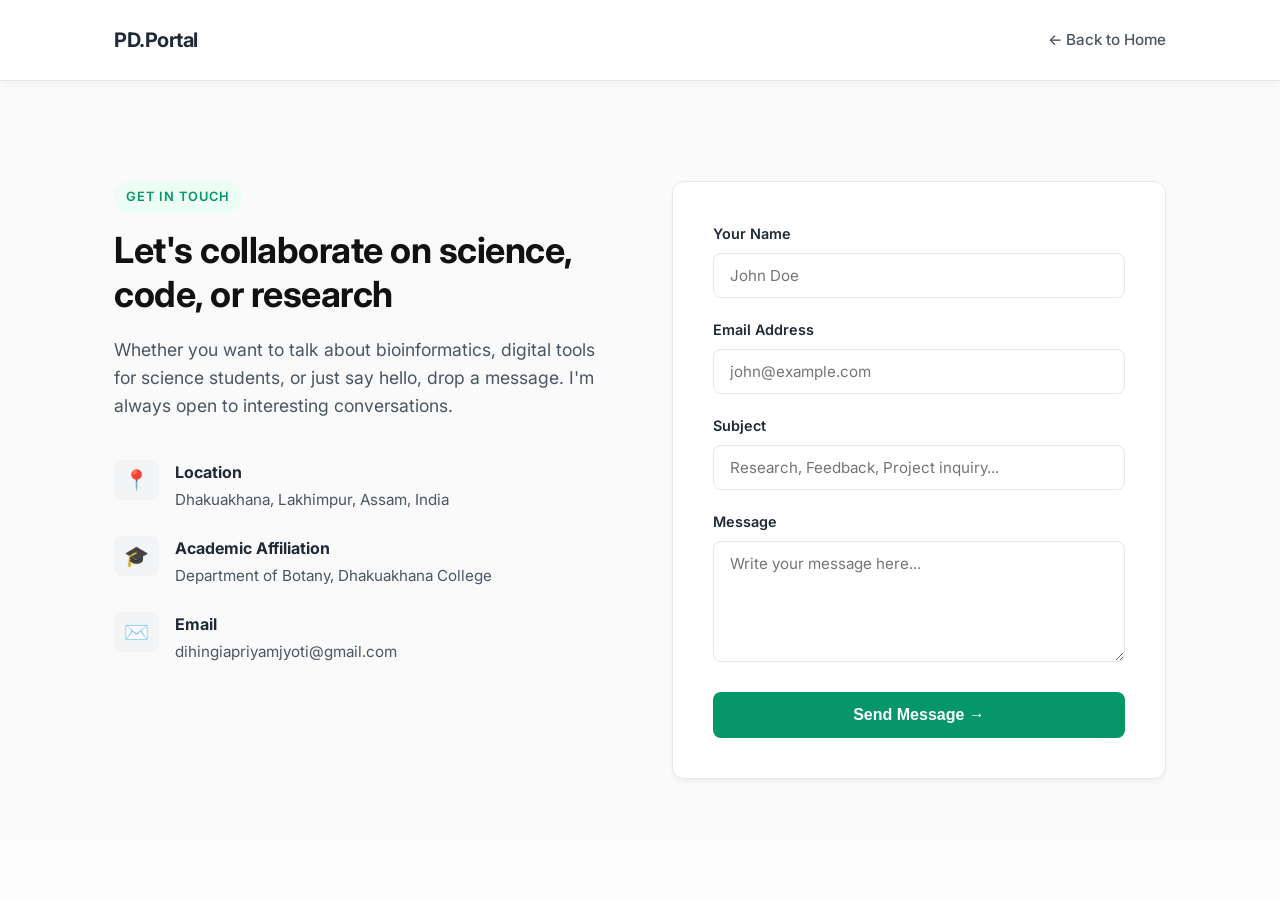
<file: contact.html>
<!DOCTYPE html>
<html lang="en">
<head>
    <meta charset="UTF-8">
    <meta name="viewport" content="width=device-width, initial-scale=1.0">
    <title>Contact — Priyamjyoti Dihingia</title>
    
    <link rel="preconnect" href="https://fonts.googleapis.com">
    <link rel="preconnect" href="https://fonts.gstatic.com" crossorigin>
    <link href="https://fonts.googleapis.com/css2?family=Inter:wght@400;500;600;700&display=swap" rel="stylesheet">
    
    <link rel="stylesheet" href="style.css">
</head>
<body>

    <header class="contact-header">
        <div class="contact-container nav-placeholder">
            <a href="index.html" class="logo">PD.Portal</a>
            <a href="index.html" class="back-link">&larr; Back to Home</a>
        </div>
    </header>

    <main>
        <section class="contact-section contact-container">
            <div class="contact-grid">
                
                <div class="contact-info-side">
                    <span class="section-badge">Get in Touch</span>
                    <h2>Let's collaborate on science, code, or research</h2>
                    <p class="contact-lead">
                        Whether you want to talk about bioinformatics, digital tools for science students, or just say hello, drop a message. I'm always open to interesting conversations.
                    </p>
                    
                    <address class="contact-details">
                        <div class="info-item">
                            <span class="info-icon">📍</span>
                            <div>
                                <strong>Location</strong>
                                <p>Dhakuakhana, Lakhimpur, Assam, India</p>
                            </div>
                        </div>
                        <div class="info-item">
                            <span class="info-icon">🎓</span>
                            <div>
                                <strong>Academic Affiliation</strong>
                                <p>Department of Botany, Dhakuakhana College</p>
                            </div>
                        </div>
                        <div class="info-item">
                            <span class="info-icon">✉️</span>
                            <div>
                                <strong>Email</strong>
                                <p><a href="mailto:dihingiapriyamjyoti@gmail.com">dihingiapriyamjyoti@gmail.com</a></p>
                            </div>
                        </div>
                    </address>
                </div>

                <div class="contact-form-side">
<form action="https://api.web3forms.com/submit" method="POST" class="interactive-form">

    <input type="hidden" name="access_key" value="80306b22-09e4-467f-8266-48af0b7ce917">

    <div class="form-group">
        <label for="name">Your Name</label>
        <input type="text" id="name" name="name" required placeholder="John Doe">
    </div>
    
    <div class="form-group">
        <label for="email">Email Address</label>
        <input type="email" id="email" name="email" required placeholder="john@example.com">
    </div>
    
    <div class="form-group">
        <label for="subject">Subject</label>
        <input type="text" id="subject" name="subject" required placeholder="Research, Feedback, Project inquiry...">
    </div>
    
    <div class="form-group">
        <label for="message">Message</label>
        <textarea id="message" name="message" rows="5" required placeholder="Write your message here..."></textarea>
    </div>
    
    <button type="submit" class="btn-submit">Send Message &rarr;</button>
</form>
                </div>

            </div>
        </section>
    </main>

</body>
</html>
</file>
<file: style.css>
/* ==========================================================================
   1. BASE STYLES & RESET
   ========================================================================== */
* {
    margin: 0;
    padding: 0;
    box-sizing: border-box;
}

html {
    scroll-behavior: smooth;
    /* System fonts load in 0 milliseconds and prevent font-flicker on mobile */
    font-family: -apple-system, BlinkMacSystemFont, "Segoe UI", Roboto, Oxygen, Ubuntu, Cantarell, sans-serif;
    color: #2c3e50;
    background-color: #fcfdfc;
    line-height: 1.6;
}

body {
    overflow-x: hidden;
    font-family: 'Inter', sans-serif; /* Blended from section 2 global fallbacks */
    -webkit-font-smoothing: antialiased;
}

.container {
    max-width: 1140px;
    margin: 0 auto;
    padding: 60px 20px;
}

a {
    text-decoration: none;
    color: inherit;
    transition: color 0.2s ease;
}

img {
    max-width: 100%;
    height: auto;
    display: block;
    border-radius: 8px;
}

/* ==========================================================================
   2. NAVIGATION HEADER
   ========================================================================== */
header {
    background-color: #ffffff;
    box-shadow: 0 2px 10px rgba(0, 0, 0, 0.05);
    position: sticky;
    top: 0;
    z-index: 1000;
}

header nav {
    max-width: 1140px;
    margin: 0 auto;
    padding: 20px;
    display: flex;
    justify-content: space-between;
    align-items: center;
}

.logo a {
    font-size: 1.4rem;
    font-weight: 700;
    color: #1b5e20; /* Deep nature green */
    letter-spacing: -0.5px;
}

header ul {
    display: flex;
    list-style: none;
    gap: 30px;
}

header ul a {
    font-weight: 500;
    font-size: 0.95rem;
    color: #5a6c7d;
    padding: 5px 0;
    position: relative;
}

header ul a:hover, 
header ul a.active {
    color: #1b5e20;
}

/* Underline indicator for active page */
header ul a.active::after {
    content: '';
    position: absolute;
    bottom: 0;
    left: 0;
    width: 100%;
    height: 2px;
    background-color: #1b5e20;
}

/* ==========================================================================
   3. HERO SECTION (60% Personal / 40% Village Blend)
   ========================================================================== */
.hero {
    background: linear-gradient(135deg, #e8f5e9 0%, #c8e6c9 100%);
    padding: 100px 20px;
    text-align: center;
}

.hero-content {
    max-width: 800px;
    margin: 0 auto;
}

.hero h1 {
    font-size: 3rem;
    color: #0b2d12;
    line-height: 1.2;
    margin-bottom: 20px;
}

.hero p {
    font-size: 1.25rem;
    color: #3b5141;
    margin-bottom: 35px;
}

.hero-buttons {
    display: flex;
    justify-content: center;
    gap: 15px;
}

/* Buttons styles */
.btn {
    display: inline-block;
    padding: 12px 28px;
    font-weight: 600;
    border-radius: 6px;
    transition: all 0.2s ease;
}

.btn-primary {
    background-color: #1b5e20;
    color: #ffffff;
}

.btn-primary:hover {
    background-color: #0b2d12;
    transform: translateY(-1px);
}

.btn-secondary {
    background-color: transparent;
    color: #1b5e20;
    border: 2px solid #1b5e20;
}

.btn-secondary:hover {
    background-color: #1b5e20;
    color: #ffffff;
    transform: translateY(-1px);
}

/* ==========================================================================
   4. CONTENT LAYOUTS
   ========================================================================== */
.subtitle {
    display: block;
    font-size: 0.85rem;
    text-transform: uppercase;
    color: #1b5e20;
    font-weight: 700;
    letter-spacing: 1.5px;
    margin-bottom: 8px;
}

.section-title-wrap h2,
.village-text h2 {
    font-size: 2.2rem;
    color: #0b2d12;
    margin-bottom: 20px;
}

/* Intro text styling */
.intro-section p {
    font-size: 1.15rem;
    color: #4a5568;
    max-width: 900px;
}

/* 40% Village Highlight Layout (Flexbox for side-by-side) */
.village-highlight {
    background-color: #f4f7f4;
    border-radius: 12px;
    margin-top: 20px;
    margin-bottom: 40px;
}

.village-card-layout {
    display: flex;
    align-items: center;
    gap: 50px;
    padding: 40px;
}

.village-text {
    flex: 1;
}

.village-text p {
    color: #4a5568;
    margin-bottom: 20px;
}

.village-img-placeholder {
    flex: 1;
}

.village-img-placeholder img {
    box-shadow: 0 10px 30px rgba(0, 0, 0, 0.08);
    object-fit: cover;
    width: 100%;
    height: 320px;
}

.text-link {
    color: #1b5e20;
    font-weight: 600;
    display: inline-block;
}

.text-link:hover {
    color: #0b2d12;
    text-decoration: underline;
}

/* ==========================================================================
   5. FEATURES GRID SECTION (Zero JS Responsive Columns)
   ========================================================================== */
.features-section {
    display: grid;
    /* Automatically handles column wrapping cleanly based on device width */
    grid-template-columns: repeat(auto-fit, minmax(300px, 1fr));
    gap: 30px;
    padding-top: 0;
}

.feature-card {
    background: #ffffff;
    border: 1px solid #e2e8f0;
    border-radius: 8px;
    padding: 30px;
    position: relative;
    transition: transform 0.2s ease, box-shadow 0.2s ease;
}

.feature-card:hover {
    transform: translateY(-4px);
    box-shadow: 0 10px 20px rgba(0,0,0,0.05);
}

.feature-card h3 {
    font-size: 1.4rem;
    color: #0b2d12;
    margin-top: 15px;
    margin-bottom: 12px;
}

.feature-card p {
    color: #64748b;
    font-size: 0.95rem;
    margin-bottom: 20px;
}

/* Badge tagging on the cards */
.card-tag {
    display: inline-block;
    padding: 4px 10px;
    font-size: 0.75rem;
    font-weight: 700;
    border-radius: 50px;
    text-transform: uppercase;
}

.card-tag.personal {
    background-color: #e1f5fe;
    color: #0288d1;
}

.card-tag.village {
    background-color: #e8f5e9;
    color: #2e7d32;
}

.card-tag.neutral {
    background-color: #f1f5f9;
    color: #475569;
}

/* ==========================================================================
   6. FOOTER
   ========================================================================== */
footer {
    background-color: #0b2d12;
    color: #a3b899;
    font-size: 0.9rem;
}

.footer-content {
    display: flex;
    justify-content: space-between;
    align-items: center;
    padding: 40px 20px;
}

.footer-links a {
    color: #ffffff;
    margin: 0 5px;
}

.footer-links a:hover {
    color: #c8e6c9;
}

/* ==========================================================================
   7. MOANA AI PREMIUM CARD STYLES
   ========================================================================== */
.moana-ad-container {
    padding-top: 40px;
    padding-bottom: 40px;
}

.moana-card {
    background: linear-gradient(135deg, #0b2d12 0%, #164d1f 100%);
    border-radius: 16px;
    padding: 50px 40px;
    color: #ffffff;
    position: relative;
    overflow: hidden;
    box-shadow: 0 20px 40px rgba(11, 45, 18, 0.25);
    border: 1px solid rgba(255, 255, 255, 0.1);
}

.moana-badge {
    position: absolute;
    top: 25px;
    left: 40px;
    background-color: #00E676; /* Vibrant tech green accent */
    color: #0b2d12;
    font-size: 0.75rem;
    font-weight: 700;
    text-transform: uppercase;
    padding: 6px 14px;
    border-radius: 50px;
    letter-spacing: 1px;
}

.moana-content-wrapper {
    display: flex;
    align-items: center;
    gap: 50px;
    margin-top: 20px;
}

.moana-info {
    flex: 1.4;
}

.moana-info h2 {
    font-size: 2.6rem;
    color: #ffffff;
    margin-bottom: 5px;
    letter-spacing: -0.5px;
}

.moana-tagline {
    font-size: 1.2rem;
    color: #a3e2b0;
    margin-bottom: 35px;
    font-weight: 500;
}

/* Feature List */
.moana-features {
    list-style: none;
    display: flex;
    flex-direction: column;
    gap: 25px;
    margin-bottom: 40px;
}

.moana-features li {
    display: flex;
    align-items: flex-start;
    gap: 18px;
}

.moana-icon {
    font-size: 1.5rem;
    background: rgba(255, 255, 255, 0.08);
    padding: 10px;
    border-radius: 12px;
    line-height: 1;
    border: 1px solid rgba(255, 255, 255, 0.1);
}

.moana-features strong {
    display: block;
    font-size: 1.1rem;
    color: #ffffff;
    margin-bottom: 4px;
}

.moana-features p {
    color: #b2cbb6;
    font-size: 0.95rem;
    line-height: 1.5;
}

/* Premium Tech CTA Button */
.btn-moana {
    background-color: #ffffff;
    color: #0b2d12;
    padding: 14px 35px;
    border-radius: 8px;
    font-weight: 700;
    font-size: 1rem;
    box-shadow: 0 4px 15px rgba(0,0,0,0.15);
    display: inline-block;
    transition: all 0.2s ease;
}

.btn-moana:hover {
    background-color: #00E676;
    color: #0b2d12;
    transform: translateY(-2px);
    box-shadow: 0 8px 25px rgba(0, 230, 118, 0.3);
}

/* Decorative Visual Side Component */
.moana-visual-side {
    flex: 1;
    display: flex;
    justify-content: center;
    position: relative;
}

.ai-sphere-glow {
    position: absolute;
    width: 200px;
    height: 200px;
    background: radial-gradient(circle, rgba(0,230,118,0.3) 0%, rgba(0,0,0,0) 70%);
    top: 50%;
    left: 50%;
    transform: translate(-50%, -50%);
    z-index: 1;
}

.tech-box {
    background: rgba(255, 255, 255, 0.05);
    border: 1px solid rgba(255, 255, 255, 0.1);
    padding: 25px;
    border-radius: 12px;
    width: 100%;
    max-width: 280px;
    backdrop-filter: blur(5px);
    z-index: 2;
    box-shadow: 0 15px 35px rgba(0,0,0,0.2);
}

.tech-box span {
    font-size: 0.75rem;
    text-transform: uppercase;
    color: #00E676;
    font-weight: 700;
    letter-spacing: 1px;
    display: block;
    margin-bottom: 15px;
}

.tech-line {
    height: 4px;
    background-color: rgba(255, 255, 255, 0.2);
    border-radius: 2px;
    margin-bottom: 10px;
    width: 90%;
}

.tech-line.short {
    width: 50%;
    margin-bottom: 25px;
}

.tech-tags {
    display: flex;
    flex-wrap: wrap;
    gap: 8px;
}

.t-tag {
    background: rgba(255, 255, 255, 0.08) !important;
    border: 1px solid rgba(255, 255, 255, 0.1);
    padding: 4px 10px !important;
    font-size: 0.75rem !important;
    color: #e8f5e9 !important;
    border-radius: 4px;
    text-transform: none !important;
    font-weight: 500 !important;
}

/* ==========================================================================
   8. CONTACT INTERACTIVE LAYOUT
   ========================================================================== */
.contact-container {
    width: 100%;
    max-width: 1200px;
    margin: 0 auto;
    padding-left: 20px;
    padding-right: 20px;
}

.contact-header {
    padding: 30px 0;
    border-bottom: 1px solid #eaeaea;
    background-color: #ffffff;
    margin-bottom: 40px;
}

.nav-placeholder {
    display: flex;
    justify-content: space-between;
    align-items: center;
}

.logo {
    font-weight: 700;
    font-size: 1.2rem;
    color: #164d1f;
    text-decoration: none;
}

.back-link {
    color: #666666;
    text-decoration: none;
    font-size: 0.9rem;
    font-weight: 500;
    transition: color 0.2s ease;
}

.back-link:hover {
    color: #164d1f;
}

.contact-section {
    padding-top: 20px;
    padding-bottom: 80px;
}

.contact-grid {
    display: grid;
    grid-template-columns: 1fr 1.2fr;
    gap: 60px;
    align-items: start;
}

.section-badge {
    display: inline-block;
    color: #164d1f;
    font-size: 0.85rem;
    font-weight: 700;
    text-transform: uppercase;
    letter-spacing: 1px;
    margin-bottom: 12px;
}

.contact-info-side h2 {
    font-size: 2.5rem;
    color: #111111;
    line-height: 1.2;
    margin-bottom: 20px;
    letter-spacing: -0.5px;
}

.contact-lead {
    font-size: 1.1rem;
    color: #555555;
    line-height: 1.6;
    margin-bottom: 40px;
}

.contact-details {
    display: flex;
    flex-direction: column;
    gap: 30px;
    font-style: normal;
}

.info-item {
    display: flex;
    align-items: flex-start;
    gap: 20px;
}

.info-icon {
    font-size: 1.4rem;
    background: #e8f5e9;
    padding: 12px;
    border-radius: 50%;
    line-height: 1;
    display: flex;
    align-items: center;
    justify-content: center;
}

.info-item strong {
    display: block;
    font-size: 1rem;
    color: #111111;
    margin-bottom: 4px;
}

.info-item p, .info-item a {
    color: #666666;
    font-size: 0.95rem;
    text-decoration: none;
    transition: color 0.2s ease;
}

.info-item a:hover {
    color: #164d1f;
}

.contact-form-side {
    background: #ffffff;
    padding: 40px;
    border-radius: 12px;
    box-shadow: 0 10px 30px rgba(0, 0, 0, 0.04);
    border: 1px solid #eaeaea;
}

.interactive-form {
    display: flex;
    flex-direction: column;
    gap: 20px;
}

.form-group {
    display: flex;
    flex-direction: column;
    gap: 8px;
}

.form-group label {
    font-size: 0.9rem;
    font-weight: 600;
    color: #333333;
}

.form-group input,
.form-group textarea {
    padding: 14px;
    border: 1px solid #cccccc;
    border-radius: 6px;
    font-size: 1rem;
    font-family: inherit;
    color: #222222;
    background-color: #fafafa;
    transition: all 0.2s ease;
}

.form-group input:focus,
.form-group textarea:focus {
    outline: none;
    border-color: #164d1f;
    background-color: #ffffff;
    box-shadow: 0 0 0 4px rgba(22, 77, 31, 0.1);
}

.btn-submit {
    background-color: #164d1f;
    color: #ffffff;
    padding: 14px;
    border: none;
    border-radius: 6px;
    font-size: 1rem;
    font-weight: 600;
    cursor: pointer;
    transition: all 0.2s ease;
    text-align: center;
    margin-top: 10px;
}

.btn-submit:hover {
    background-color: #0b2d12;
    transform: translateY(-1px);
    box-shadow: 0 5px 15px rgba(11, 45, 18, 0.2);
}

/* ==========================================================================
   9. RESPONSIVE MEDIA QUERIES (Unified Mobile Adjustments)
   ========================================================================== */
@media (max-width: 992px) {
    .moana-content-wrapper {
        flex-direction: column;
        gap: 40px;
    }
    
    .moana-visual-side {
        width: 100%;
    }

    .contact-grid {
        grid-template-columns: 1fr;
        gap: 50px;
    }
    
    .contact-form-side {
        padding: 30px 20px;
    }
    
    .contact-info-side h2 {
        font-size: 2.1rem;
    }
}

@media (max-width: 768px) {
    header nav {
        flex-direction: column;
        gap: 15px;
    }

    .hero h1 {
        font-size: 2.2rem;
    }

    .hero p {
        font-size: 1.1rem;
    }

    .hero-buttons {
        flex-direction: column;
        gap: 10px;
    }

    .village-card-layout {
        flex-direction: column;
        padding: 20px;
        gap: 25px;
    }
    
    .village-img-placeholder img {
        height: 220px;
    }

    .footer-content {
        flex-direction: column;
        gap: 15px;
        text-align: center;
    }
}

@media (max-width: 576px) {
    .moana-card {
        padding: 60px 20px 30px 20px;
    }
    
    .moana-badge {
        left: 20px;
    }
    
    .moana-info h2 {
        font-size: 2rem;
    }
    
    .moana-tagline {
        font-size: 1.05rem;
        margin-bottom: 25px;
    }
    
    .btn-moana {
        width: 100%;
        text-align: center;
    }
}

/* ==========================================================================
   1. Global Resets & Variables
   ========================================================================== */
:root {
    --primary-color: #059669; /* Emerald Green */
    --primary-hover: #047857;
    --bg-color: #fafafa;
    --card-bg: #ffffff;
    --text-main: #1f2937;
    --text-muted: #4b5563;
    --border-color: #e5e7eb;
    --radius: 8px;
    --transition: all 0.3s ease;
}

* {
    margin: 0;
    padding: 0;
    box-sizing: border-box;
}

body {
    font-family: 'Inter', sans-serif;
    background-color: var(--bg-color);
    color: var(--text-main);
    line-height: 1.6;
    -webkit-font-smoothing: antialiased;
}

/* Utilities */
.contact-container {
    width: 100%;
    max-width: 1100px;
    margin: 0 auto;
    padding: 0 24px;
}

/* ==========================================================================
   2. Header & Navigation
   ========================================================================== */
.contact-header {
    padding: 24px 0;
    border-bottom: 1px solid var(--border-color);
    background-color: var(--card-bg);
}

.nav-placeholder {
    display: flex;
    justify-content: space-between;
    align-items: center;
}

.logo {
    font-size: 1.25rem;
    font-weight: 700;
    color: var(--text-main);
    text-decoration: none;
    letter-spacing: -0.5px;
}

.back-link {
    font-size: 0.95rem;
    color: var(--text-muted);
    text-decoration: none;
    font-weight: 500;
    transition: var(--transition);
}

.back-link:hover {
    color: var(--primary-color);
}

/* ==========================================================================
   3. Contact Section Layout
   ========================================================================== */
.contact-section {
    padding: 60px 24px;
}

.contact-grid {
    display: grid;
    grid-template-columns: 1fr 1fr;
    gap: 64px;
    align-items: start;
}

/* ==========================================================================
   4. Left Side: Info & Details
   ========================================================================== */
.section-badge {
    display: inline-block;
    background-color: #ecfdf5;
    color: var(--primary-color);
    font-size: 0.8rem;
    font-weight: 600;
    text-transform: uppercase;
    letter-spacing: 1px;
    padding: 6px 12px;
    border-radius: 50px;
    margin-bottom: 16px;
}

.contact-info-side h2 {
    font-size: 2.25rem;
    font-weight: 700;
    line-height: 1.2;
    margin-bottom: 20px;
    letter-spacing: -0.5px;
}

.contact-lead {
    font-size: 1.1rem;
    color: var(--text-muted);
    margin-bottom: 40px;
}

.contact-details {
    display: flex;
    flex-direction: column;
    gap: 24px;
    font-style: normal;
}

.info-item {
    display: flex;
    gap: 16px;
    align-items: flex-start;
}

.info-icon {
    font-size: 1.25rem;
    background: #f3f4f6;
    padding: 10px;
    border-radius: var(--radius);
    line-height: 1;
}

.info-item strong {
    display: block;
    font-size: 1rem;
    color: var(--text-main);
    margin-bottom: 2px;
}

.info-item p, 
.info-item a {
    font-size: 0.95rem;
    color: var(--text-muted);
    text-decoration: none;
}

.info-item a:hover {
    color: var(--primary-color);
    text-decoration: underline;
}

/* ==========================================================================
   5. Right Side: Interactive Form
   ========================================================================== */
.contact-form-side {
    background: var(--card-bg);
    padding: 40px;
    border-radius: 12px;
    border: 1px solid var(--border-color);
    box-shadow: 0 4px 6px -1px rgba(0, 0, 0, 0.05);
}

.interactive-form {
    display: flex;
    flex-direction: column;
    gap: 20px;
}

.form-group {
    display: flex;
    flex-direction: column;
    gap: 8px;
}

.form-group label {
    font-size: 0.9rem;
    font-weight: 600;
    color: var(--text-main);
}

.form-group input,
.form-group textarea {
    width: 100%;
    padding: 12px 16px;
    font-family: inherit;
    font-size: 0.95rem;
    border: 1px solid var(--border-color);
    border-radius: var(--radius);
    background-color: #fff;
    color: var(--text-main);
    transition: var(--transition);
}

.form-group input:focus,
.form-group textarea:focus {
    outline: none;
    border-color: var(--primary-color);
    box-shadow: 0 0 0 3px rgba(5, 150, 105, 0.15);
}

.form-group textarea {
    resize: vertical;
}

.btn-submit {
    background-color: var(--primary-color);
    color: #ffffff;
    font-size: 1rem;
    font-weight: 600;
    padding: 14px 24px;
    border: none;
    border-radius: var(--radius);
    cursor: pointer;
    display: flex;
    align-items: center;
    justify-content: center;
    gap: 8px;
    transition: var(--transition);
    margin-top: 10px;
}

.btn-submit:hover {
    background-color: var(--primary-hover);
}

/* ==========================================================================
   6. Responsive Design Media Queries
   ========================================================================== */
@media (max-width: 900px) {
    .contact-grid {
        gap: 40px;
    }
    
    .contact-info-side h2 {
        font-size: 1.85rem;
    }
}

@media (max-width: 768px) {
    .contact-grid {
        grid-template-columns: 1fr;
        gap: 48px;
    }

    .contact-section {
        padding: 40px 0;
    }

    .contact-form-side {
        padding: 24px;
    }
}
</file>
